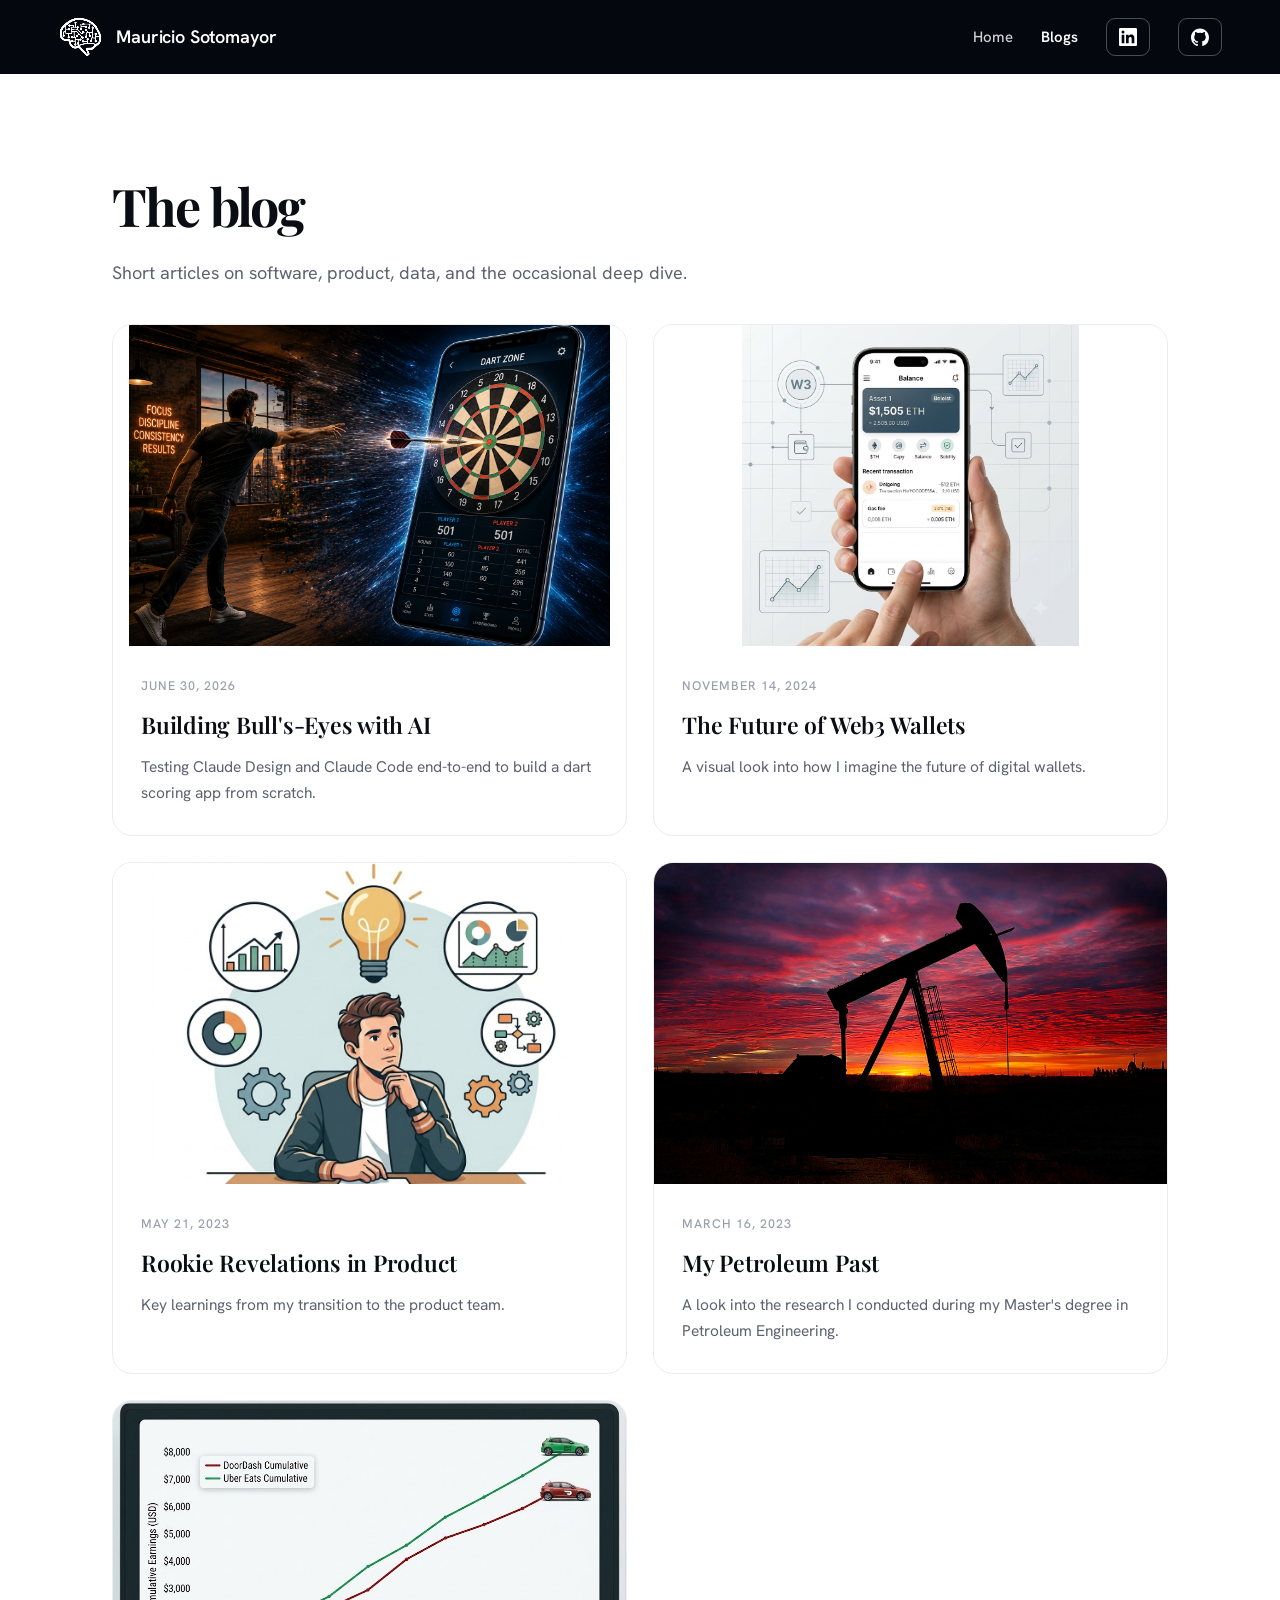
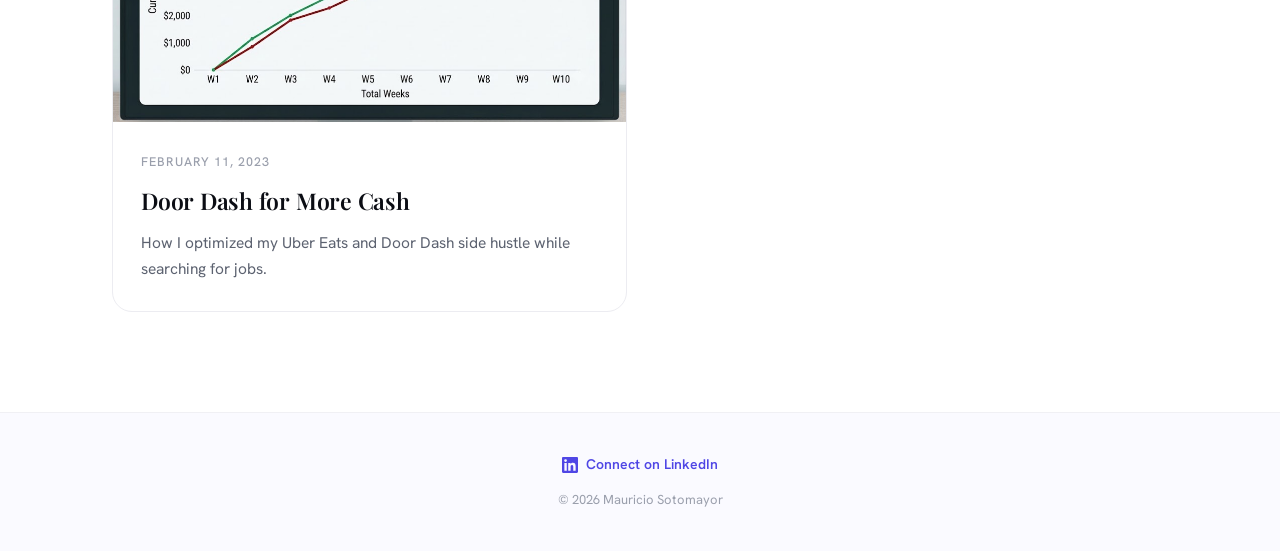
<file: blogs/index.html>
<!DOCTYPE html>
<html lang="en">
<head>
  <meta charset="UTF-8" />
  <meta name="viewport" content="width=device-width, initial-scale=1" />
  <title>Blog — Mauricio Sotomayor</title>
  <meta name="description" content="Short articles on software, data, and whatever I happen to be analyzing." />

  <meta property="og:title" content="Blog — Mauricio Sotomayor" />
  <meta property="og:type" content="website" />
  <meta property="og:url" content="https://www.mauriciosotomayor.com/blogs" />

  <link rel="preconnect" href="https://fonts.googleapis.com" />
  <link rel="preconnect" href="https://fonts.gstatic.com" crossorigin />
  <link href="https://fonts.googleapis.com/css2?family=Playfair+Display:wght@500;600;700;800;900&family=Hanken+Grotesk:wght@400;500;600;700&display=swap" rel="stylesheet" />

  <!-- Favicon (browser-tab icon) -->
  <link rel="icon" type="image/png" href="/favicon.png" />
  <link rel="icon" href="/favicon.ico" sizes="any" />
  <link rel="apple-touch-icon" href="/apple-touch-icon.png" />

  <link rel="stylesheet" href="../styles.css" />
</head>
<body>

  <!-- ============ HEADER ============ -->
  <header class="site-header">
    <div class="container nav">
      <a class="brand" href="../index.html">
        <span class="logo brain-logo" role="img" aria-label="Mauricio Sotomayor logo" data-src="/images/brain-logo.png">
          <canvas class="base" aria-hidden="true"></canvas><canvas class="fluid" aria-hidden="true"></canvas>
        </span>
        <span class="name">Mauricio Sotomayor</span>
      </a>
      <nav class="nav-links">
        <a href="../index.html">Home</a>
        <a href="index.html" class="active">Blogs</a>
        <a class="pill" href="https://www.linkedin.com/in/mauriciosotomayor/" target="_blank" rel="noopener" aria-label="LinkedIn">
          <svg class="li-ico" viewBox="0 0 24 24" aria-hidden="true"><path d="M20.45 20.45h-3.56v-5.57c0-1.33-.02-3.04-1.85-3.04-1.86 0-2.14 1.45-2.14 2.94v5.67H9.34V9h3.42v1.56h.05c.48-.9 1.64-1.85 3.37-1.85 3.6 0 4.27 2.37 4.27 5.45v6.29zM5.34 7.43a2.07 2.07 0 1 1 0-4.14 2.07 2.07 0 0 1 0 4.14zM7.12 20.45H3.56V9h3.56v11.45zM22.22 0H1.77C.79 0 0 .77 0 1.72v20.56C0 23.23.79 24 1.77 24h20.45c.98 0 1.78-.77 1.78-1.72V1.72C24 .77 23.2 0 22.22 0z"/></svg>
        </a>
        <a class="pill" href="https://github.com/mosotomay" target="_blank" rel="noopener" aria-label="GitHub">
          <svg class="li-ico" viewBox="0 0 24 24" aria-hidden="true"><path d="M12 .5C5.37.5 0 5.87 0 12.5c0 5.3 3.44 9.8 8.21 11.39.6.11.82-.26.82-.58 0-.29-.01-1.04-.02-2.05-3.34.73-4.04-1.61-4.04-1.61-.55-1.39-1.33-1.76-1.33-1.76-1.09-.74.08-.73.08-.73 1.2.09 1.84 1.24 1.84 1.24 1.07 1.83 2.81 1.3 3.5.99.11-.78.42-1.31.76-1.61-2.67-.3-5.47-1.33-5.47-5.93 0-1.31.47-2.38 1.24-3.22-.13-.3-.54-1.52.12-3.17 0 0 1.01-.32 3.3 1.23a11.5 11.5 0 0 1 6 0c2.29-1.55 3.3-1.23 3.3-1.23.66 1.65.25 2.87.12 3.17.77.84 1.24 1.91 1.24 3.22 0 4.61-2.81 5.63-5.49 5.92.43.37.82 1.1.82 2.22 0 1.61-.01 2.9-.01 3.29 0 .32.22.7.83.58A12.01 12.01 0 0 0 24 12.5C24 5.87 18.63.5 12 .5z"/></svg>
        </a>
      </nav>
    </div>
  </header>

  <!-- ============ TITLE ============ -->
  <section class="page-head">
    <div class="container">
      <h1>The blog</h1>
      <p>Short articles on software, product, data, and the occasional deep dive.</p>
    </div>
  </section>

  <!-- ============ POST GRID ============ -->
  <section>
    <div class="container post-grid">

      <a class="post-card" href="building-bulls-eyes-with-ai.html">
        <img class="thumb contain" src="../images/dart%20article%20image.png" alt="A dart thrower beside a phone showing a dart scoring app" />
        <div class="body">
          <span class="date">June 30, 2026</span>
          <h3>Building Bull's-Eyes with AI</h3>
          <p class="excerpt">Testing Claude Design and Claude Code end-to-end to build a dart scoring app from scratch.</p>
        </div>
      </a>

      <a class="post-card" href="the-future-of-web3-wallets.html">
        <img class="thumb contain" src="../images/future_of_web_3_image.jpg" alt="A futuristic digital wallet on an iPhone" />
        <div class="body">
          <span class="date">November 14, 2024</span>
          <h3>The Future of Web3 Wallets</h3>
          <p class="excerpt">A visual look into how I imagine the future of digital wallets.</p>
        </div>
      </a>

      <a class="post-card" href="rookie-revelations.html">
        <img class="thumb contain" src="../images/rookie_revelations.jpg" alt="Person reflecting on product work" />
        <div class="body">
          <span class="date">May 21, 2023</span>
          <h3>Rookie Revelations in Product</h3>
          <p class="excerpt">Key learnings from my transition to the product team.</p>
        </div>
      </a>

      <a class="post-card" href="my-petroleum-past.html">
        <img class="thumb" src="../images/pumpjack-sunrise-mark-mckinney.jpg" alt="Pumpjack at sunrise" />
        <div class="body">
          <span class="date">March 16, 2023</span>
          <h3>My Petroleum Past</h3>
          <p class="excerpt">A look into the research I conducted during my Master's degree in Petroleum Engineering.</p>
        </div>
      </a>

      <a class="post-card" href="door-dash-for-more-cash.html">
        <img class="thumb" src="../images/doordash_more_cash.jpg" alt="Delivery driver on the road" />
        <div class="body">
          <span class="date">February 11, 2023</span>
          <h3>Door Dash for More Cash</h3>
          <p class="excerpt">How I optimized my Uber Eats and Door Dash side hustle while searching for jobs.</p>
        </div>
      </a>

    </div>
  </section>

  <!-- ============ FOOTER ============ -->
  <footer class="site-footer">
    <div class="container">
      <span>© <span id="year"></span> Mauricio Sotomayor</span>
      <a class="li-foot" href="https://www.linkedin.com/in/mauriciosotomayor/" target="_blank" rel="noopener">
        <svg class="li-ico" viewBox="0 0 24 24" aria-hidden="true" style="width:16px;height:16px;"><path d="M20.45 20.45h-3.56v-5.57c0-1.33-.02-3.04-1.85-3.04-1.86 0-2.14 1.45-2.14 2.94v5.67H9.34V9h3.42v1.56h.05c.48-.9 1.64-1.85 3.37-1.85 3.6 0 4.27 2.37 4.27 5.45v6.29zM5.34 7.43a2.07 2.07 0 1 1 0-4.14 2.07 2.07 0 0 1 0 4.14zM7.12 20.45H3.56V9h3.56v11.45zM22.22 0H1.77C.79 0 0 .77 0 1.72v20.56C0 23.23.79 24 1.77 24h20.45c.98 0 1.78-.77 1.78-1.72V1.72C24 .77 23.2 0 22.22 0z"/></svg>
        Connect on LinkedIn
      </a>
    </div>
  </footer>

  <script>document.getElementById("year").textContent = new Date().getFullYear();</script>
  <!-- Ask Mauricio — AI chat widget (served by the Cloudflare Worker) -->
  <script src="https://ai-portfolio-chat.mosotomay.workers.dev/widget.js" defer></script>
  <script src="/brain-logo.js" defer></script>
</body>
</html>
</file>
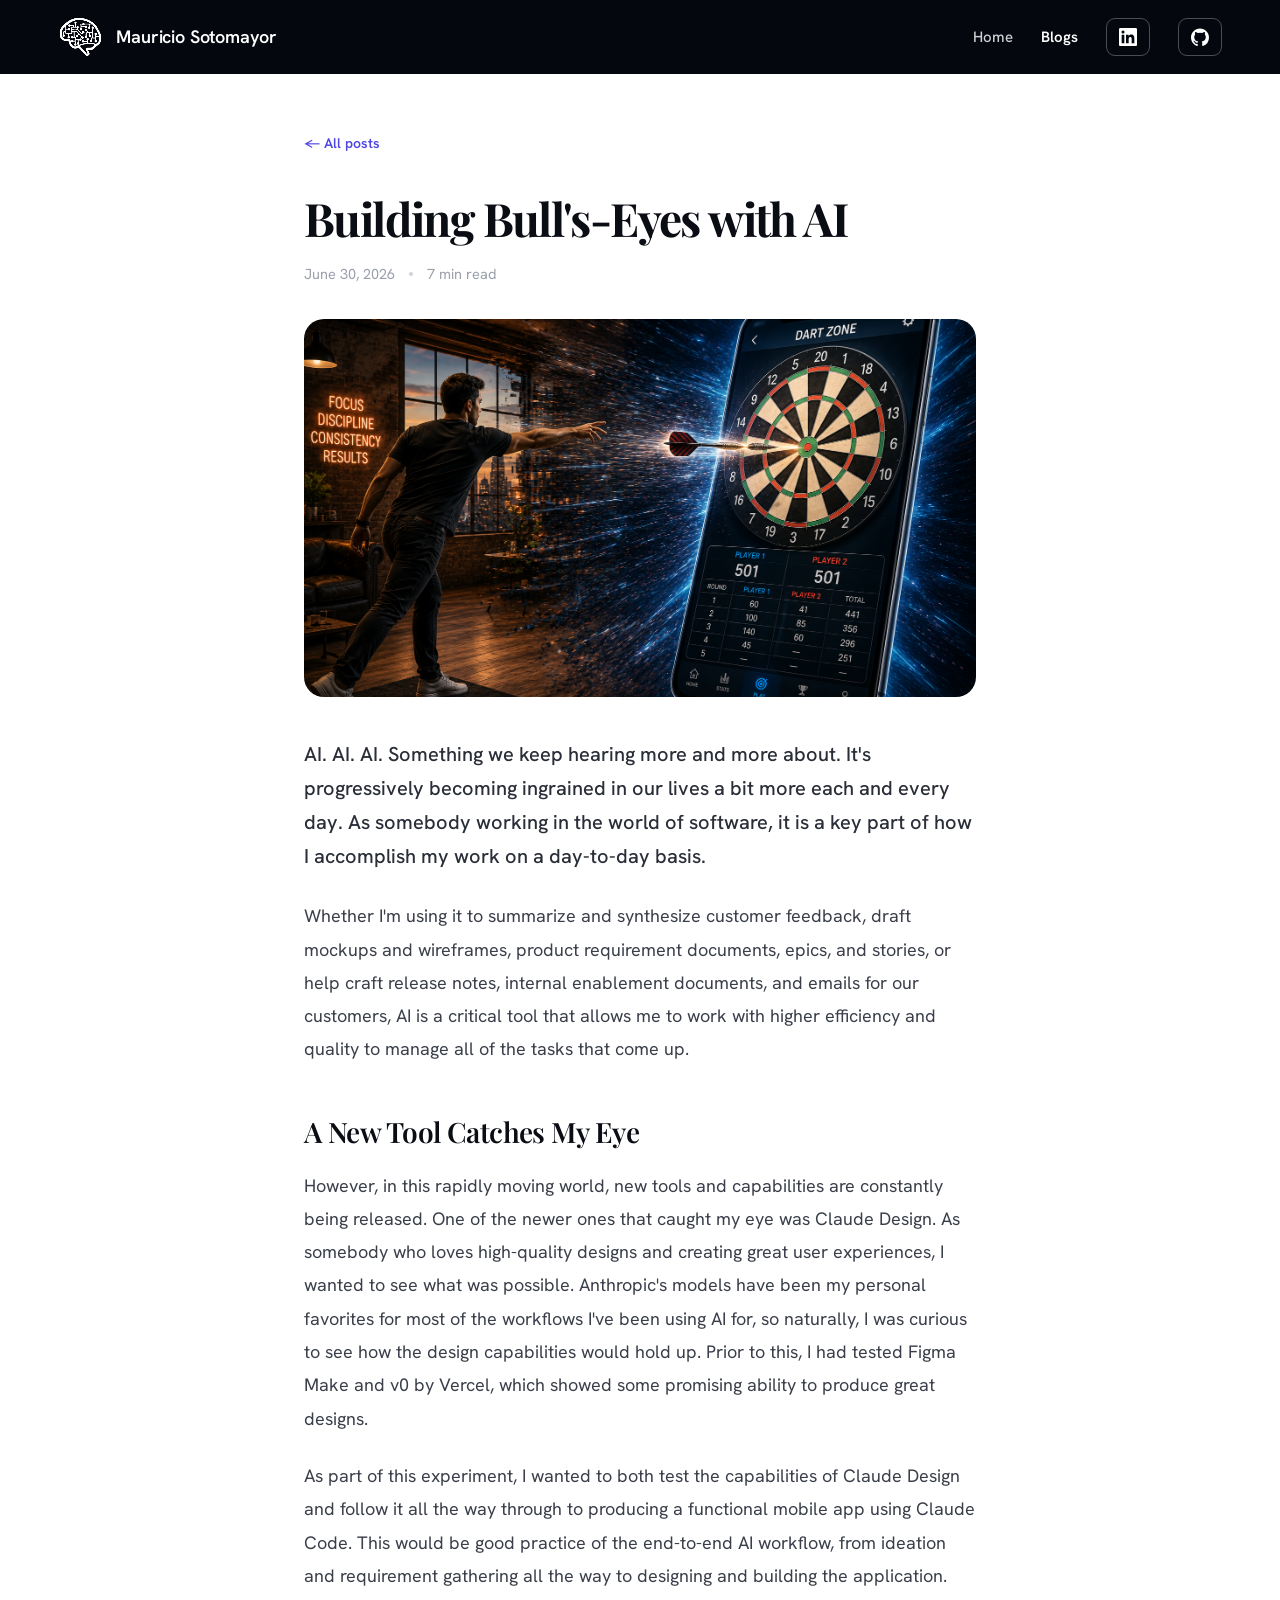
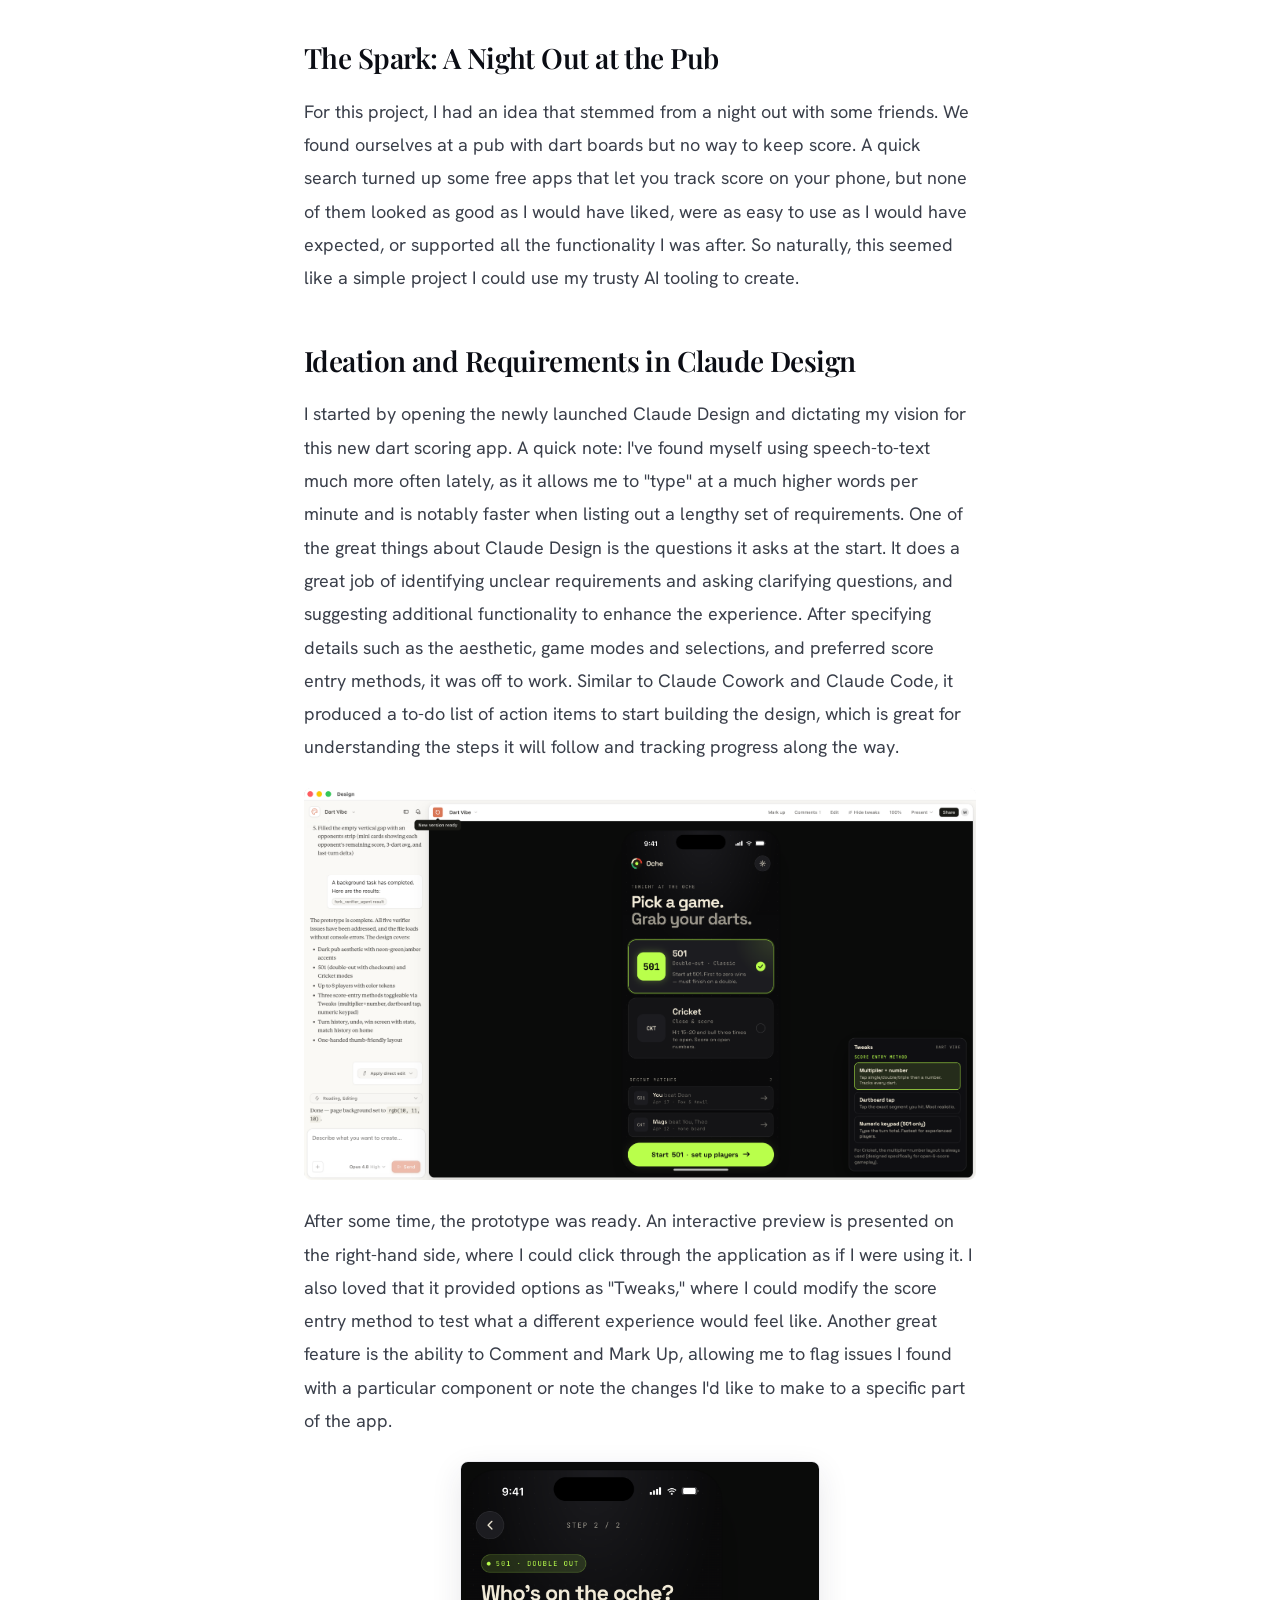
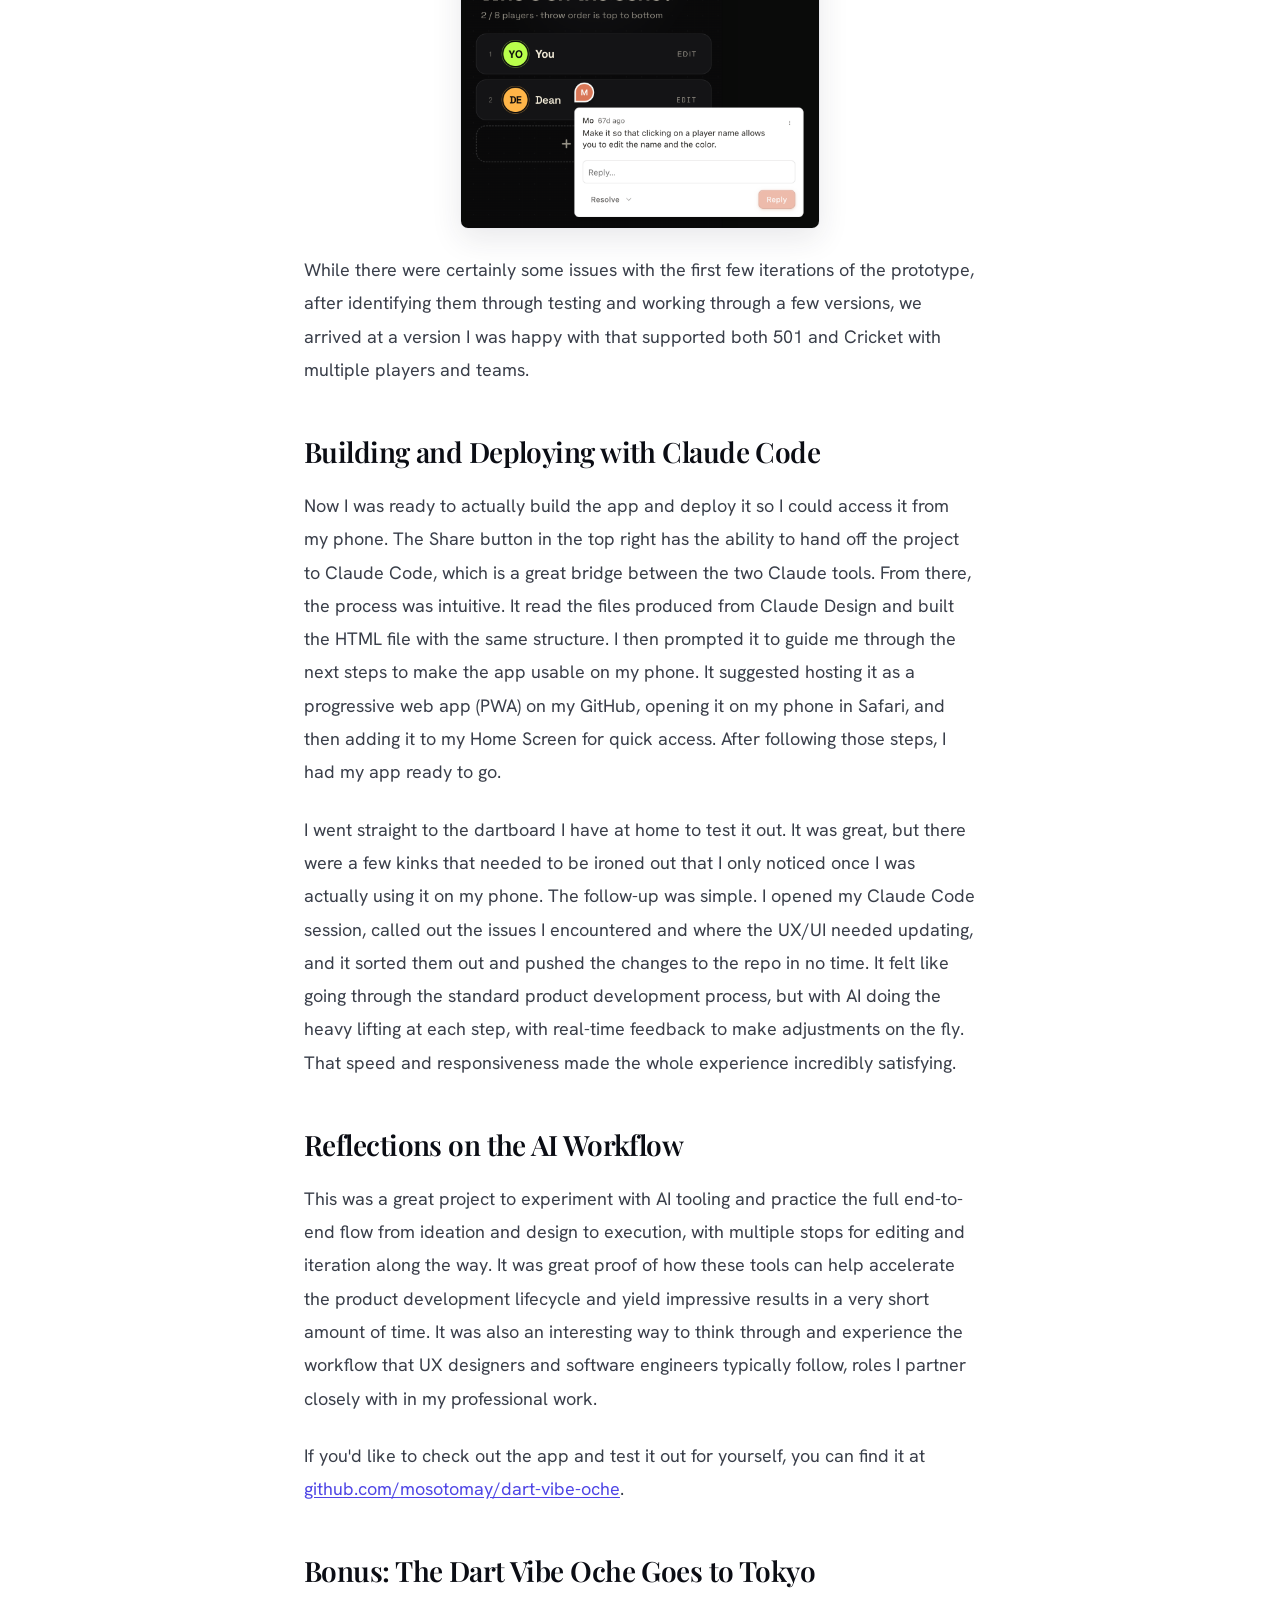
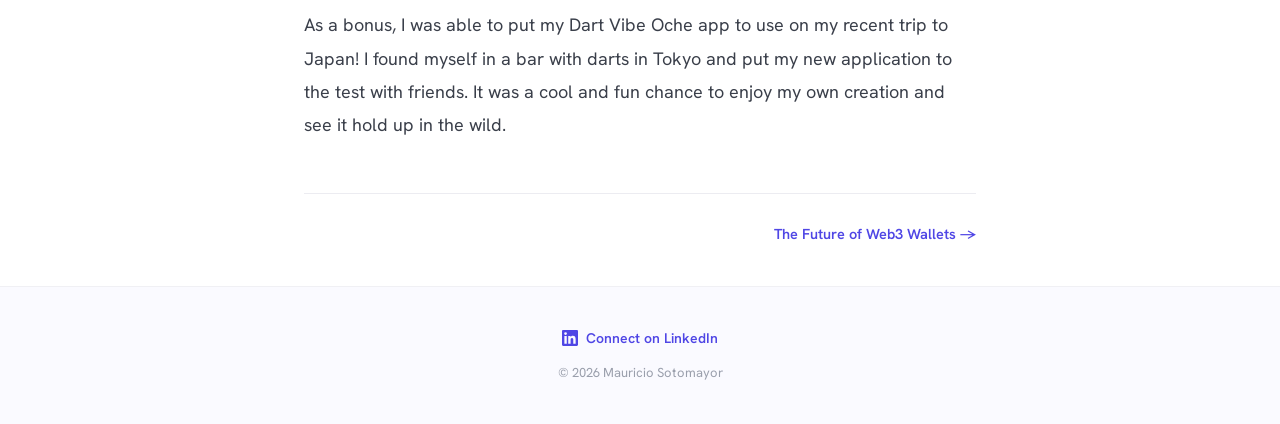
<file: blogs/building-bulls-eyes-with-ai.html>
<!DOCTYPE html>
<html lang="en">
<head>
  <meta charset="UTF-8" />
  <meta name="viewport" content="width=device-width, initial-scale=1" />
  <title>Building Bull's-Eyes with AI — Mauricio Sotomayor</title>
  <meta name="description" content="Testing Claude Design and Claude Code end-to-end to build a dart scoring app from scratch." />

  <meta property="og:title" content="Building Bull's-Eyes with AI — Mauricio Sotomayor" />
  <meta property="og:description" content="Testing Claude Design and Claude Code end-to-end to build a dart scoring app from scratch." />
  <meta property="og:type" content="article" />
  <meta property="og:url" content="https://www.mauriciosotomayor.com/blogs/building-bulls-eyes-with-ai" />
  <meta property="og:image" content="https://www.mauriciosotomayor.com/images/dart%20article%20image.png" />

  <link rel="preconnect" href="https://fonts.googleapis.com" />
  <link rel="preconnect" href="https://fonts.gstatic.com" crossorigin />
  <link href="https://fonts.googleapis.com/css2?family=Playfair+Display:wght@500;600;700;800;900&family=Hanken+Grotesk:wght@400;500;600;700&display=swap" rel="stylesheet" />

  <!-- Favicon -->
  <link rel="icon" type="image/png" href="/favicon.png" />
  <link rel="icon" href="/favicon.ico" sizes="any" />
  <link rel="apple-touch-icon" href="/apple-touch-icon.png" />

  <link rel="stylesheet" href="../styles.css" />
</head>
<body>

  <header class="site-header">
    <div class="container nav">
      <a class="brand" href="../index.html">
        <span class="logo brain-logo" role="img" aria-label="Mauricio Sotomayor logo" data-src="/images/brain-logo.png">
          <canvas class="base" aria-hidden="true"></canvas><canvas class="fluid" aria-hidden="true"></canvas>
        </span>
        <span class="name">Mauricio Sotomayor</span>
      </a>
      <nav class="nav-links">
        <a href="../index.html">Home</a>
        <a href="index.html" class="active">Blogs</a>
        <a class="pill" href="https://www.linkedin.com/in/mauriciosotomayor/" target="_blank" rel="noopener" aria-label="LinkedIn">
          <svg class="li-ico" viewBox="0 0 24 24" aria-hidden="true"><path d="M20.45 20.45h-3.56v-5.57c0-1.33-.02-3.04-1.85-3.04-1.86 0-2.14 1.45-2.14 2.94v5.67H9.34V9h3.42v1.56h.05c.48-.9 1.64-1.85 3.37-1.85 3.6 0 4.27 2.37 4.27 5.45v6.29zM5.34 7.43a2.07 2.07 0 1 1 0-4.14 2.07 2.07 0 0 1 0 4.14zM7.12 20.45H3.56V9h3.56v11.45zM22.22 0H1.77C.79 0 0 .77 0 1.72v20.56C0 23.23.79 24 1.77 24h20.45c.98 0 1.78-.77 1.78-1.72V1.72C24 .77 23.2 0 22.22 0z"/></svg>
        </a>
        <a class="pill" href="https://github.com/mosotomay" target="_blank" rel="noopener" aria-label="GitHub">
          <svg class="li-ico" viewBox="0 0 24 24" aria-hidden="true"><path d="M12 .5C5.37.5 0 5.87 0 12.5c0 5.3 3.44 9.8 8.21 11.39.6.11.82-.26.82-.58 0-.29-.01-1.04-.02-2.05-3.34.73-4.04-1.61-4.04-1.61-.55-1.39-1.33-1.76-1.33-1.76-1.09-.74.08-.73.08-.73 1.2.09 1.84 1.24 1.84 1.24 1.07 1.83 2.81 1.3 3.5.99.11-.78.42-1.31.76-1.61-2.67-.3-5.47-1.33-5.47-5.93 0-1.31.47-2.38 1.24-3.22-.13-.3-.54-1.52.12-3.17 0 0 1.01-.32 3.3 1.23a11.5 11.5 0 0 1 6 0c2.29-1.55 3.3-1.23 3.3-1.23.66 1.65.25 2.87.12 3.17.77.84 1.24 1.91 1.24 3.22 0 4.61-2.81 5.63-5.49 5.92.43.37.82 1.1.82 2.22 0 1.61-.01 2.9-.01 3.29 0 .32.22.7.83.58A12.01 12.01 0 0 0 24 12.5C24 5.87 18.63.5 12 .5z"/></svg>
        </a>
      </nav>
    </div>
  </header>

  <article class="article">
    <a class="back-link" href="index.html">← All posts</a>

    <h1>Building Bull's-Eyes with AI</h1>
    <div class="meta">
      <span>June 30, 2026</span>
      <span class="dot"></span>
      <span>7 min read</span>
    </div>

    <img class="cover" src="../images/dart%20article%20image.png" alt="A dart thrower beside a phone showing a dart scoring app" />

    <p class="lead-para">AI. AI. AI. Something we keep hearing more and more about. It's progressively becoming ingrained in our lives a bit more each and every day. As somebody working in the world of software, it is a key part of how I accomplish my work on a day-to-day basis.</p>

    <p>Whether I'm using it to summarize and synthesize customer feedback, draft mockups and wireframes, product requirement documents, epics, and stories, or help craft release notes, internal enablement documents, and emails for our customers, AI is a critical tool that allows me to work with higher efficiency and quality to manage all of the tasks that come up.</p>

    <h2>A New Tool Catches My Eye</h2>

    <p>However, in this rapidly moving world, new tools and capabilities are constantly being released. One of the newer ones that caught my eye was Claude Design. As somebody who loves high-quality designs and creating great user experiences, I wanted to see what was possible. Anthropic's models have been my personal favorites for most of the workflows I've been using AI for, so naturally, I was curious to see how the design capabilities would hold up. Prior to this, I had tested Figma Make and v0 by Vercel, which showed some promising ability to produce great designs.</p>

    <p>As part of this experiment, I wanted to both test the capabilities of Claude Design and follow it all the way through to producing a functional mobile app using Claude Code. This would be good practice of the end-to-end AI workflow, from ideation and requirement gathering all the way to designing and building the application.</p>

    <h2>The Spark: A Night Out at the Pub</h2>

    <p>For this project, I had an idea that stemmed from a night out with some friends. We found ourselves at a pub with dart boards but no way to keep score. A quick search turned up some free apps that let you track score on your phone, but none of them looked as good as I would have liked, were as easy to use as I would have expected, or supported all the functionality I was after. So naturally, this seemed like a simple project I could use my trusty AI tooling to create.</p>

    <h2>Ideation and Requirements in Claude Design</h2>

    <p>I started by opening the newly launched Claude Design and dictating my vision for this new dart scoring app. A quick note: I've found myself using speech-to-text much more often lately, as it allows me to "type" at a much higher words per minute and is notably faster when listing out a lengthy set of requirements. One of the great things about Claude Design is the questions it asks at the start. It does a great job of identifying unclear requirements and asking clarifying questions, and suggesting additional functionality to enhance the experience. After specifying details such as the aesthetic, game modes and selections, and preferred score entry methods, it was off to work. Similar to Claude Cowork and Claude Code, it produced a to-do list of action items to start building the design, which is great for understanding the steps it will follow and tracking progress along the way.</p>

    <div style="text-align:center;margin:1.5rem 0;">
      <img src="../images/Claude%20Design%20Screenshot.png" alt="Claude Design interface showing the dart scoring app being built" style="width:100%;border-radius:8px;" />
    </div>

    <p>After some time, the prototype was ready. An interactive preview is presented on the right-hand side, where I could click through the application as if I were using it. I also loved that it provided options as "Tweaks," where I could modify the score entry method to test what a different experience would feel like. Another great feature is the ability to Comment and Mark Up, allowing me to flag issues I found with a particular component or note the changes I'd like to make to a specific part of the app.</p>

    <img src="../images/Claude%20Design%20-%20Leave%20a%20Comment.png" alt="Claude Design comment and markup feature in action" style="display:block;margin:1.5rem auto;max-width:360px;width:100%;border-radius:8px;" />

    <p>While there were certainly some issues with the first few iterations of the prototype, after identifying them through testing and working through a few versions, we arrived at a version I was happy with that supported both 501 and Cricket with multiple players and teams.</p>

    <h2>Building and Deploying with Claude Code</h2>

    <p>Now I was ready to actually build the app and deploy it so I could access it from my phone. The Share button in the top right has the ability to hand off the project to Claude Code, which is a great bridge between the two Claude tools. From there, the process was intuitive. It read the files produced from Claude Design and built the HTML file with the same structure. I then prompted it to guide me through the next steps to make the app usable on my phone. It suggested hosting it as a progressive web app (PWA) on my GitHub, opening it on my phone in Safari, and then adding it to my Home Screen for quick access. After following those steps, I had my app ready to go.</p>

    <p>I went straight to the dartboard I have at home to test it out. It was great, but there were a few kinks that needed to be ironed out that I only noticed once I was actually using it on my phone. The follow-up was simple. I opened my Claude Code session, called out the issues I encountered and where the UX/UI needed updating, and it sorted them out and pushed the changes to the repo in no time. It felt like going through the standard product development process, but with AI doing the heavy lifting at each step, with real-time feedback to make adjustments on the fly. That speed and responsiveness made the whole experience incredibly satisfying.</p>

    <h2>Reflections on the AI Workflow</h2>

    <p>This was a great project to experiment with AI tooling and practice the full end-to-end flow from ideation and design to execution, with multiple stops for editing and iteration along the way. It was great proof of how these tools can help accelerate the product development lifecycle and yield impressive results in a very short amount of time. It was also an interesting way to think through and experience the workflow that UX designers and software engineers typically follow, roles I partner closely with in my professional work.</p>

    <p>If you'd like to check out the app and test it out for yourself, you can find it at <a href="https://github.com/mosotomay/dart-vibe-oche" target="_blank" rel="noopener">github.com/mosotomay/dart-vibe-oche</a>.</p>

    <h2>Bonus: The Dart Vibe Oche Goes to Tokyo</h2>

    <p>As a bonus, I was able to put my Dart Vibe Oche app to use on my recent trip to Japan! I found myself in a bar with darts in Tokyo and put my new application to the test with friends. It was a cool and fun chance to enjoy my own creation and see it hold up in the wild.</p>

    <div class="post-nav">
      <span></span>
      <a href="the-future-of-web3-wallets.html">The Future of Web3 Wallets →</a>
    </div>
  </article>

  <footer class="site-footer">
    <div class="container">
      <span>© <span id="year"></span> Mauricio Sotomayor</span>
      <a class="li-foot" href="https://www.linkedin.com/in/mauriciosotomayor/" target="_blank" rel="noopener">
        <svg class="li-ico" viewBox="0 0 24 24" aria-hidden="true" style="width:16px;height:16px;"><path d="M20.45 20.45h-3.56v-5.57c0-1.33-.02-3.04-1.85-3.04-1.86 0-2.14 1.45-2.14 2.94v5.67H9.34V9h3.42v1.56h.05c.48-.9 1.64-1.85 3.37-1.85 3.6 0 4.27 2.37 4.27 5.45v6.29zM5.34 7.43a2.07 2.07 0 1 1 0-4.14 2.07 2.07 0 0 1 0 4.14zM7.12 20.45H3.56V9h3.56v11.45zM22.22 0H1.77C.79 0 0 .77 0 1.72v20.56C0 23.23.79 24 1.77 24h20.45c.98 0 1.78-.77 1.78-1.72V1.72C24 .77 23.2 0 22.22 0z"/></svg>
        Connect on LinkedIn
      </a>
    </div>
  </footer>

  <script>document.getElementById("year").textContent = new Date().getFullYear();</script>
  <!-- Ask Mauricio — AI chat widget (served by the Cloudflare Worker) -->
  <script src="https://ai-portfolio-chat.mosotomay.workers.dev/widget.js" defer></script>
  <script src="/brain-logo.js" defer></script>
</body>
</html>
</file>
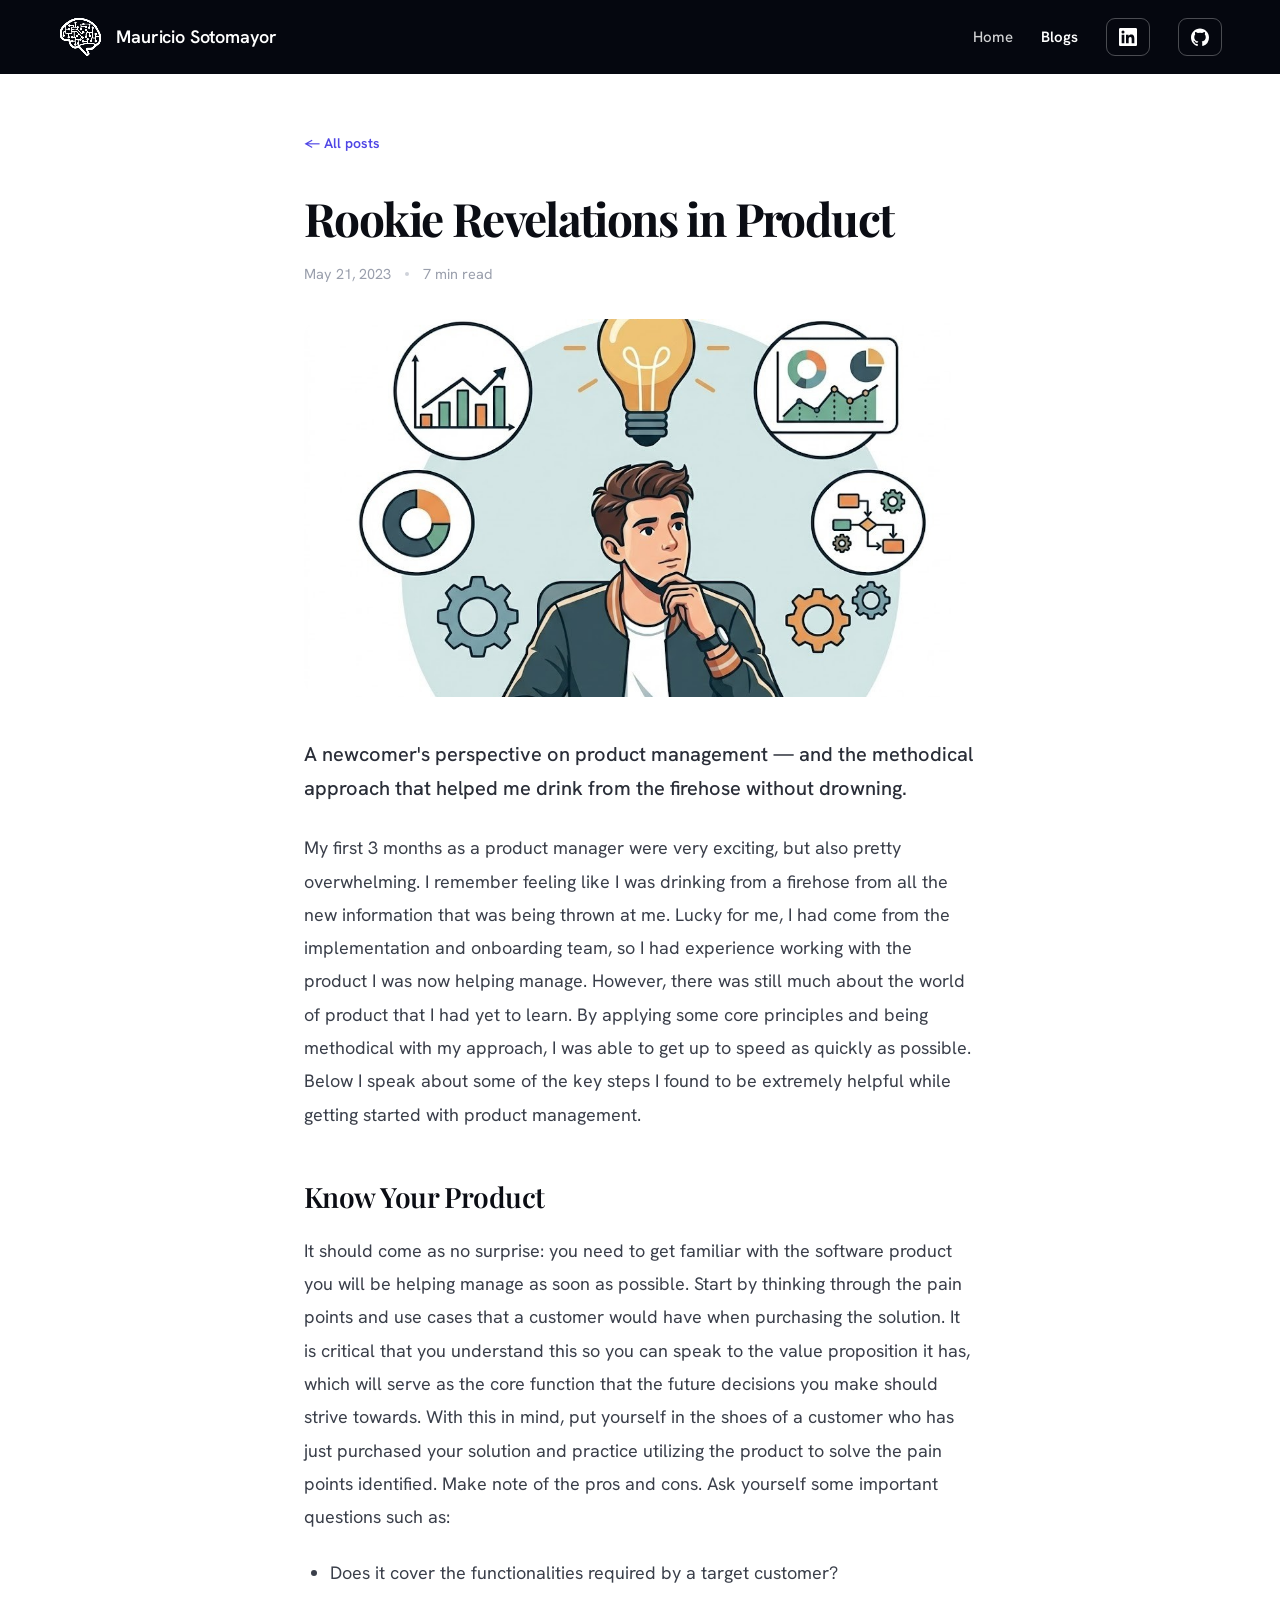
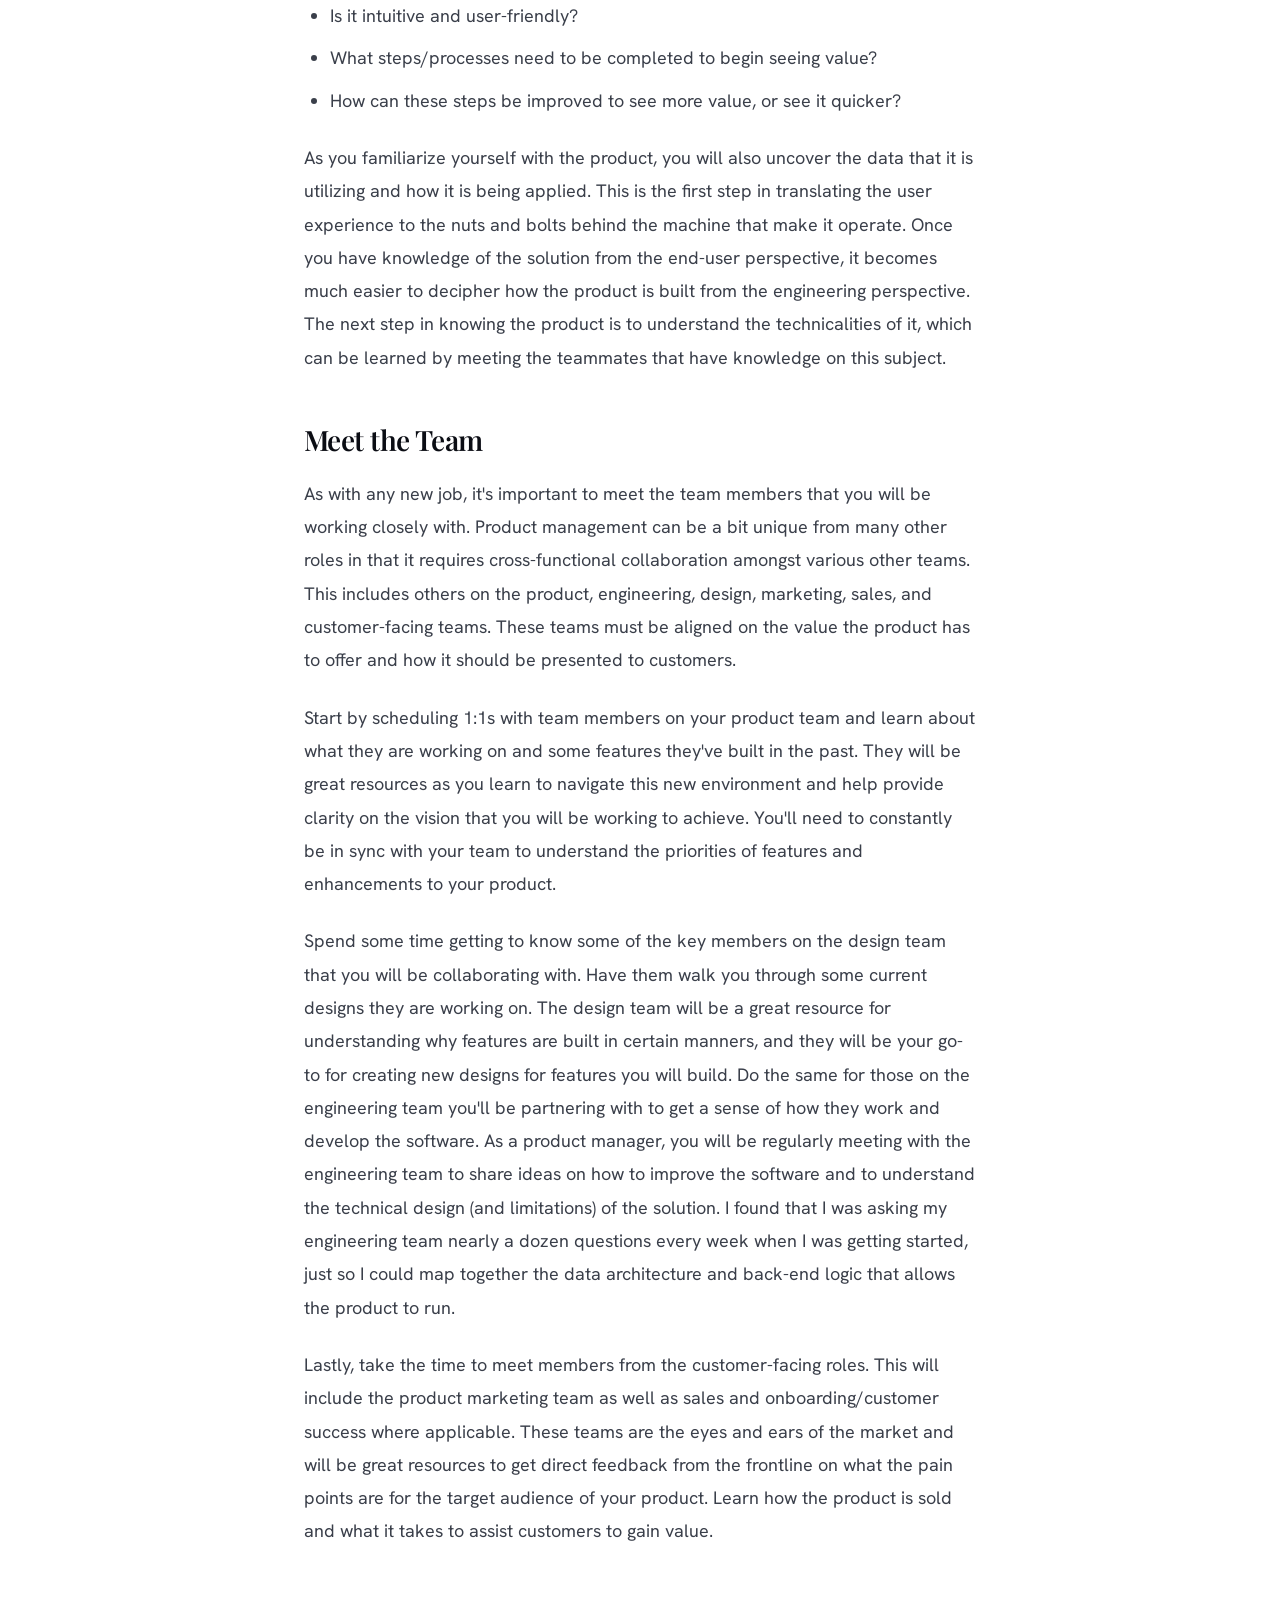
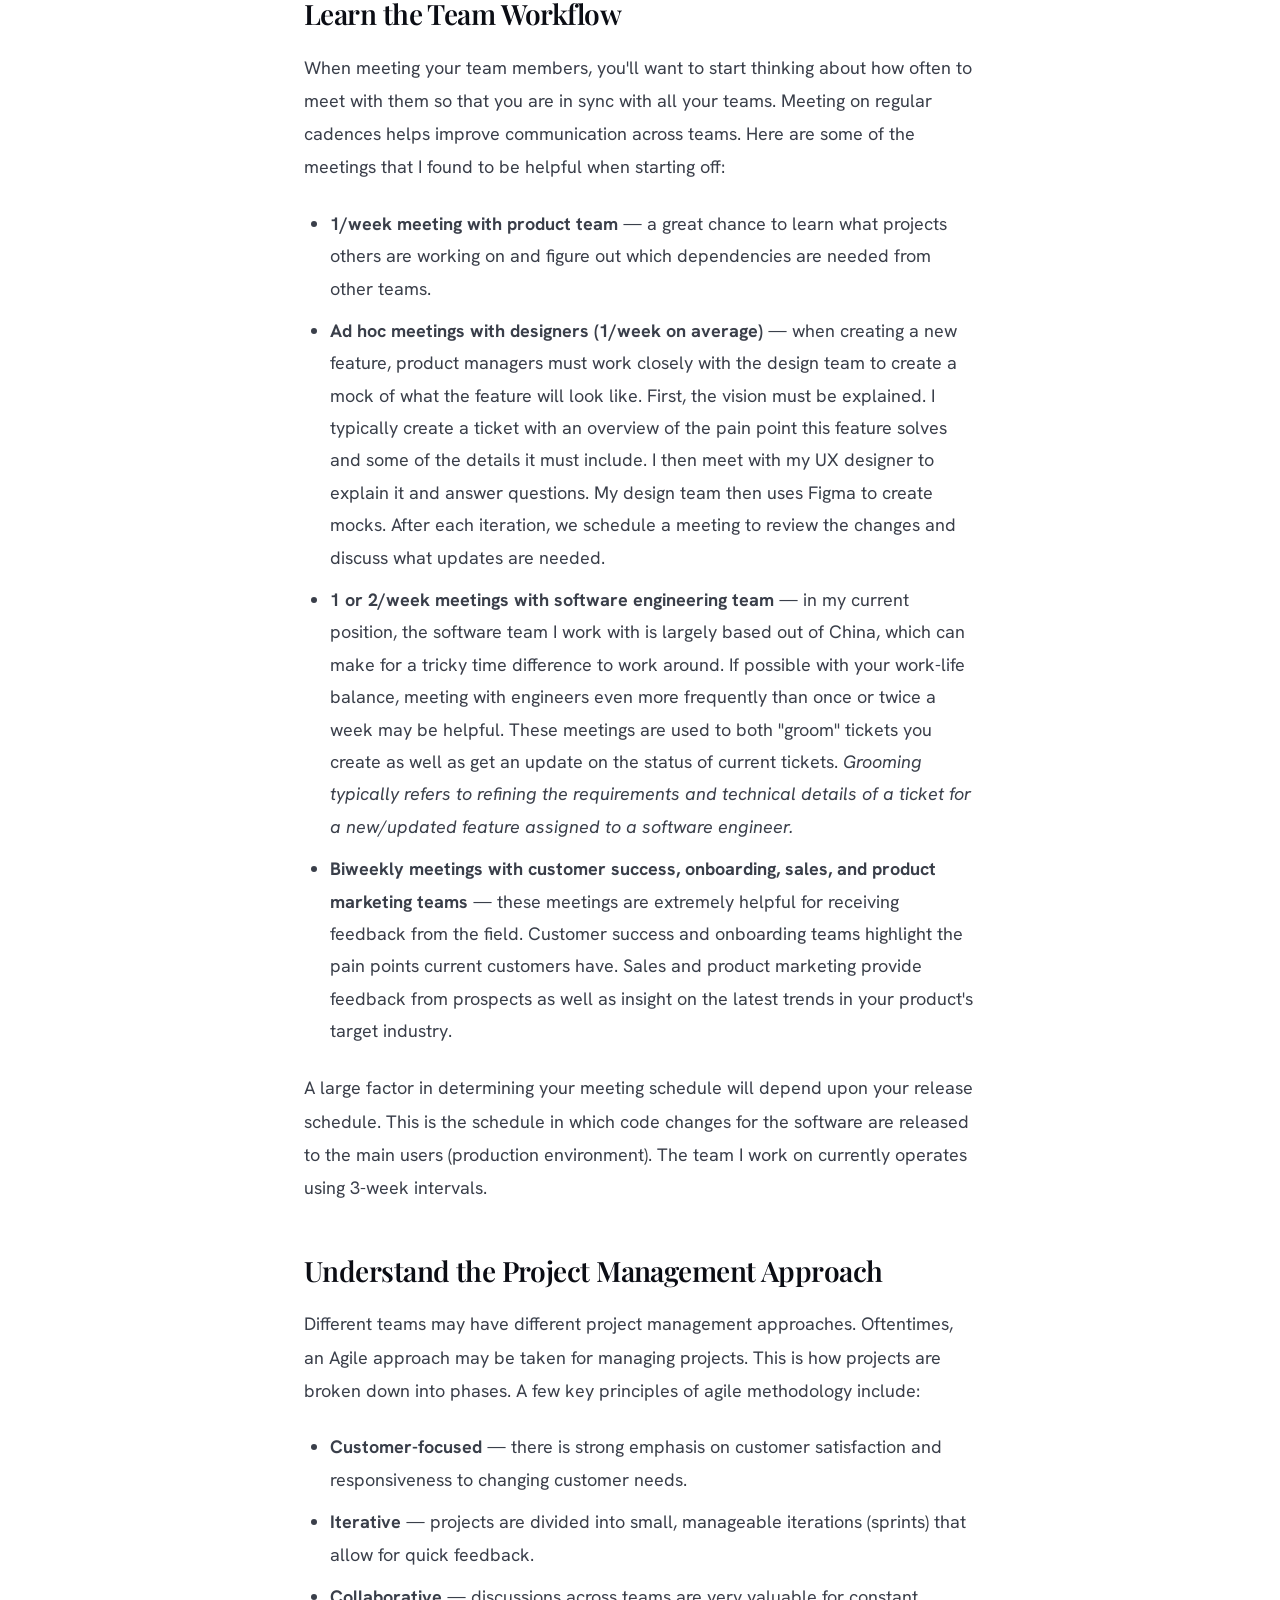
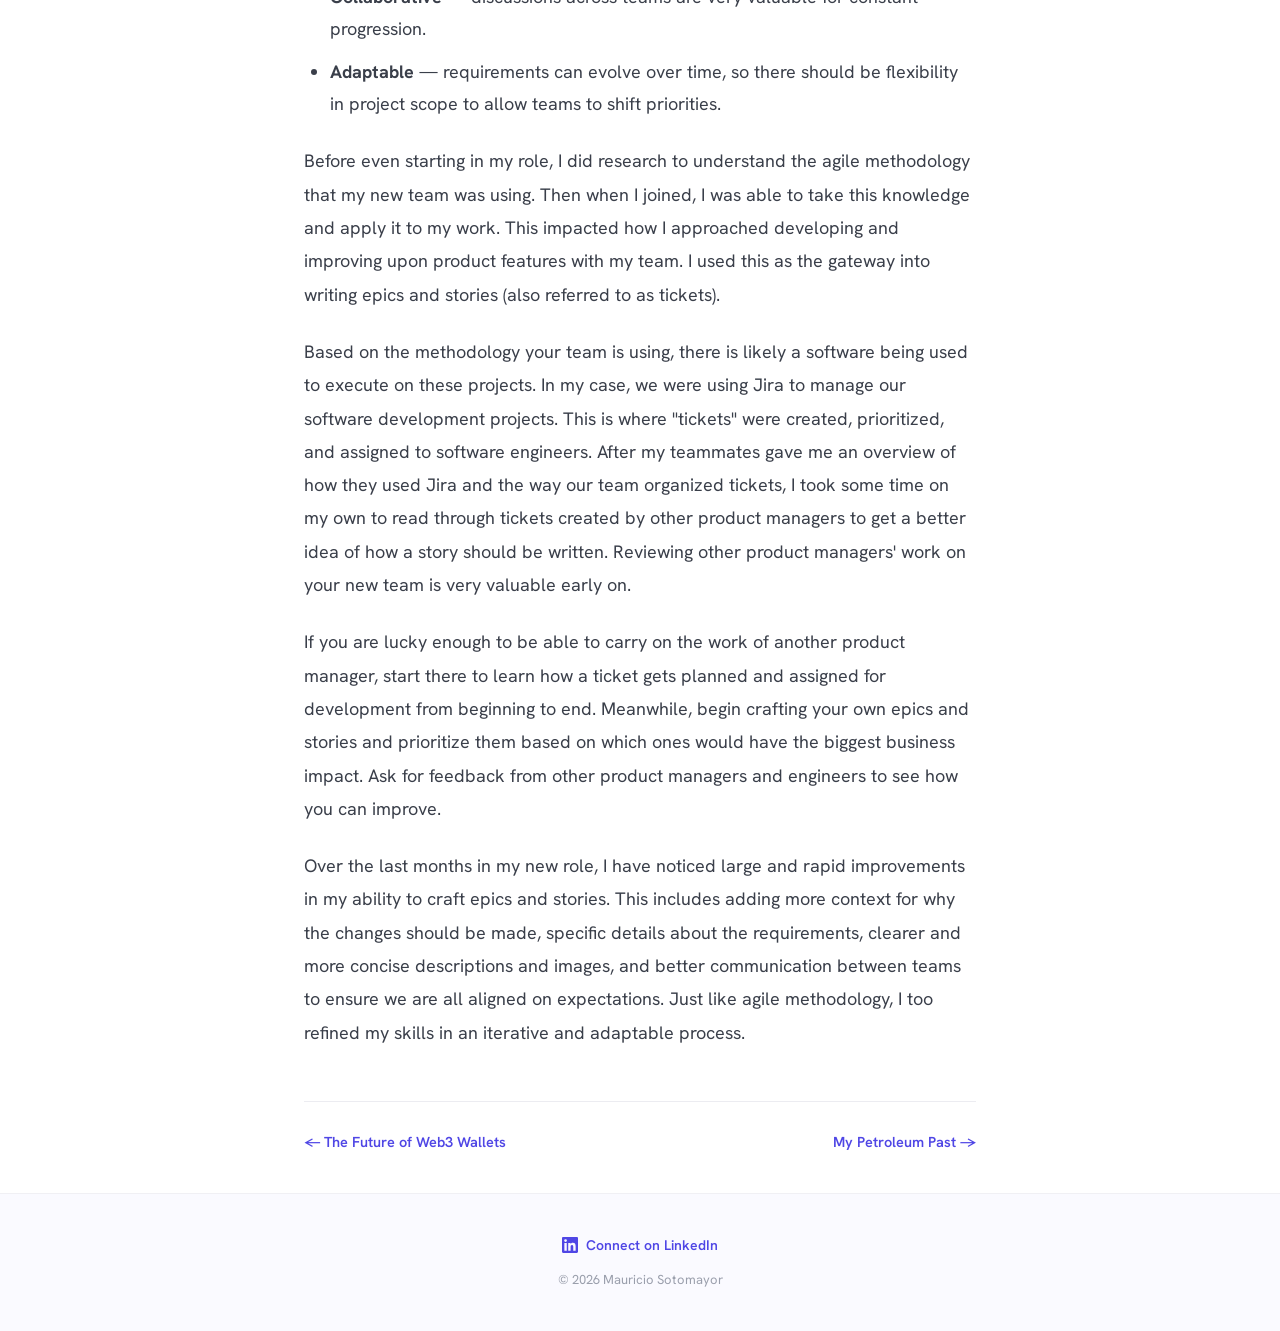
<file: blogs/rookie-revelations.html>
<!DOCTYPE html>
<html lang="en">
<head>
  <meta charset="UTF-8" />
  <meta name="viewport" content="width=device-width, initial-scale=1" />
  <title>Rookie Revelations in Product — Mauricio Sotomayor</title>
  <meta name="description" content="Key learnings from my transition to the product team." />

  <meta property="og:title" content="Rookie Revelations in Product — Mauricio Sotomayor" />
  <meta property="og:description" content="Key learnings from my transition to the product team." />
  <meta property="og:type" content="article" />
  <meta property="og:url" content="https://www.mauriciosotomayor.com/blogs/rookie-revelations" />
  <meta property="og:image" content="https://images.squarespace-cdn.com/content/v1/63dec0ad024f932059e4aa34/1703025245856-O9YAWBHO4M5P2DHQ3UZA/product-owner-vs-pm.jpg" />

  <link rel="preconnect" href="https://fonts.googleapis.com" />
  <link rel="preconnect" href="https://fonts.gstatic.com" crossorigin />
  <link href="https://fonts.googleapis.com/css2?family=Playfair+Display:wght@500;600;700;800;900&family=Hanken+Grotesk:wght@400;500;600;700&display=swap" rel="stylesheet" />

  <!-- Favicon (browser-tab icon) -->
  <link rel="icon" type="image/png" href="/favicon.png" />
  <link rel="icon" href="/favicon.ico" sizes="any" />
  <link rel="apple-touch-icon" href="/apple-touch-icon.png" />

  <link rel="stylesheet" href="../styles.css" />
</head>
<body>

  <header class="site-header">
    <div class="container nav">
      <a class="brand" href="../index.html">
        <span class="logo brain-logo" role="img" aria-label="Mauricio Sotomayor logo" data-src="/images/brain-logo.png">
          <canvas class="base" aria-hidden="true"></canvas><canvas class="fluid" aria-hidden="true"></canvas>
        </span>
        <span class="name">Mauricio Sotomayor</span>
      </a>
      <nav class="nav-links">
        <a href="../index.html">Home</a>
        <a href="index.html" class="active">Blogs</a>
        <a class="pill" href="https://www.linkedin.com/in/mauriciosotomayor/" target="_blank" rel="noopener" aria-label="LinkedIn">
          <svg class="li-ico" viewBox="0 0 24 24" aria-hidden="true"><path d="M20.45 20.45h-3.56v-5.57c0-1.33-.02-3.04-1.85-3.04-1.86 0-2.14 1.45-2.14 2.94v5.67H9.34V9h3.42v1.56h.05c.48-.9 1.64-1.85 3.37-1.85 3.6 0 4.27 2.37 4.27 5.45v6.29zM5.34 7.43a2.07 2.07 0 1 1 0-4.14 2.07 2.07 0 0 1 0 4.14zM7.12 20.45H3.56V9h3.56v11.45zM22.22 0H1.77C.79 0 0 .77 0 1.72v20.56C0 23.23.79 24 1.77 24h20.45c.98 0 1.78-.77 1.78-1.72V1.72C24 .77 23.2 0 22.22 0z"/></svg>
        </a>
        <a class="pill" href="https://github.com/mosotomay" target="_blank" rel="noopener" aria-label="GitHub">
          <svg class="li-ico" viewBox="0 0 24 24" aria-hidden="true"><path d="M12 .5C5.37.5 0 5.87 0 12.5c0 5.3 3.44 9.8 8.21 11.39.6.11.82-.26.82-.58 0-.29-.01-1.04-.02-2.05-3.34.73-4.04-1.61-4.04-1.61-.55-1.39-1.33-1.76-1.33-1.76-1.09-.74.08-.73.08-.73 1.2.09 1.84 1.24 1.84 1.24 1.07 1.83 2.81 1.3 3.5.99.11-.78.42-1.31.76-1.61-2.67-.3-5.47-1.33-5.47-5.93 0-1.31.47-2.38 1.24-3.22-.13-.3-.54-1.52.12-3.17 0 0 1.01-.32 3.3 1.23a11.5 11.5 0 0 1 6 0c2.29-1.55 3.3-1.23 3.3-1.23.66 1.65.25 2.87.12 3.17.77.84 1.24 1.91 1.24 3.22 0 4.61-2.81 5.63-5.49 5.92.43.37.82 1.1.82 2.22 0 1.61-.01 2.9-.01 3.29 0 .32.22.7.83.58A12.01 12.01 0 0 0 24 12.5C24 5.87 18.63.5 12 .5z"/></svg>
        </a>
      </nav>
    </div>
  </header>

  <article class="article">
    <a class="back-link" href="index.html">← All posts</a>

    <h1>Rookie Revelations in Product</h1>
    <div class="meta">
      <span>May 21, 2023</span>
      <span class="dot"></span>
      <span>7 min read</span>
    </div>

    <img class="cover" src="../images/rookie_revelations.jpg" alt="Product owner vs. product manager" />

    <p class="lead-para">A newcomer's perspective on product management — and the methodical approach that helped me drink from the firehose without drowning.</p>

    <p>My first 3 months as a product manager were very exciting, but also pretty overwhelming. I remember feeling like I was drinking from a firehose from all the new information that was being thrown at me. Lucky for me, I had come from the implementation and onboarding team, so I had experience working with the product I was now helping manage. However, there was still much about the world of product that I had yet to learn. By applying some core principles and being methodical with my approach, I was able to get up to speed as quickly as possible. Below I speak about some of the key steps I found to be extremely helpful while getting started with product management.</p>

    <h2>Know Your Product</h2>
    <p>It should come as no surprise: you need to get familiar with the software product you will be helping manage as soon as possible. Start by thinking through the pain points and use cases that a customer would have when purchasing the solution. It is critical that you understand this so you can speak to the value proposition it has, which will serve as the core function that the future decisions you make should strive towards. With this in mind, put yourself in the shoes of a customer who has just purchased your solution and practice utilizing the product to solve the pain points identified. Make note of the pros and cons. Ask yourself some important questions such as:</p>
    <ul>
      <li>Does it cover the functionalities required by a target customer?</li>
      <li>Is it intuitive and user-friendly?</li>
      <li>What steps/processes need to be completed to begin seeing value?</li>
      <li>How can these steps be improved to see more value, or see it quicker?</li>
    </ul>
    <p>As you familiarize yourself with the product, you will also uncover the data that it is utilizing and how it is being applied. This is the first step in translating the user experience to the nuts and bolts behind the machine that make it operate. Once you have knowledge of the solution from the end-user perspective, it becomes much easier to decipher how the product is built from the engineering perspective. The next step in knowing the product is to understand the technicalities of it, which can be learned by meeting the teammates that have knowledge on this subject.</p>

    <h2>Meet the Team</h2>
    <p>As with any new job, it's important to meet the team members that you will be working closely with. Product management can be a bit unique from many other roles in that it requires cross-functional collaboration amongst various other teams. This includes others on the product, engineering, design, marketing, sales, and customer-facing teams. These teams must be aligned on the value the product has to offer and how it should be presented to customers.</p>
    <p>Start by scheduling 1:1s with team members on your product team and learn about what they are working on and some features they've built in the past. They will be great resources as you learn to navigate this new environment and help provide clarity on the vision that you will be working to achieve. You'll need to constantly be in sync with your team to understand the priorities of features and enhancements to your product.</p>
    <p>Spend some time getting to know some of the key members on the design team that you will be collaborating with. Have them walk you through some current designs they are working on. The design team will be a great resource for understanding why features are built in certain manners, and they will be your go-to for creating new designs for features you will build. Do the same for those on the engineering team you'll be partnering with to get a sense of how they work and develop the software. As a product manager, you will be regularly meeting with the engineering team to share ideas on how to improve the software and to understand the technical design (and limitations) of the solution. I found that I was asking my engineering team nearly a dozen questions every week when I was getting started, just so I could map together the data architecture and back-end logic that allows the product to run.</p>
    <p>Lastly, take the time to meet members from the customer-facing roles. This will include the product marketing team as well as sales and onboarding/customer success where applicable. These teams are the eyes and ears of the market and will be great resources to get direct feedback from the frontline on what the pain points are for the target audience of your product. Learn how the product is sold and what it takes to assist customers to gain value.</p>

    <h2>Learn the Team Workflow</h2>
    <p>When meeting your team members, you'll want to start thinking about how often to meet with them so that you are in sync with all your teams. Meeting on regular cadences helps improve communication across teams. Here are some of the meetings that I found to be helpful when starting off:</p>
    <ul>
      <li><strong>1/week meeting with product team</strong> — a great chance to learn what projects others are working on and figure out which dependencies are needed from other teams.</li>
      <li><strong>Ad hoc meetings with designers (1/week on average)</strong> — when creating a new feature, product managers must work closely with the design team to create a mock of what the feature will look like. First, the vision must be explained. I typically create a ticket with an overview of the pain point this feature solves and some of the details it must include. I then meet with my UX designer to explain it and answer questions. My design team then uses Figma to create mocks. After each iteration, we schedule a meeting to review the changes and discuss what updates are needed.</li>
      <li><strong>1 or 2/week meetings with software engineering team</strong> — in my current position, the software team I work with is largely based out of China, which can make for a tricky time difference to work around. If possible with your work-life balance, meeting with engineers even more frequently than once or twice a week may be helpful. These meetings are used to both "groom" tickets you create as well as get an update on the status of current tickets. <em>Grooming typically refers to refining the requirements and technical details of a ticket for a new/updated feature assigned to a software engineer.</em></li>
      <li><strong>Biweekly meetings with customer success, onboarding, sales, and product marketing teams</strong> — these meetings are extremely helpful for receiving feedback from the field. Customer success and onboarding teams highlight the pain points current customers have. Sales and product marketing provide feedback from prospects as well as insight on the latest trends in your product's target industry.</li>
    </ul>
    <p>A large factor in determining your meeting schedule will depend upon your release schedule. This is the schedule in which code changes for the software are released to the main users (production environment). The team I work on currently operates using 3-week intervals.</p>

    <h2>Understand the Project Management Approach</h2>
    <p>Different teams may have different project management approaches. Oftentimes, an Agile approach may be taken for managing projects. This is how projects are broken down into phases. A few key principles of agile methodology include:</p>
    <ul>
      <li><strong>Customer-focused</strong> — there is strong emphasis on customer satisfaction and responsiveness to changing customer needs.</li>
      <li><strong>Iterative</strong> — projects are divided into small, manageable iterations (sprints) that allow for quick feedback.</li>
      <li><strong>Collaborative</strong> — discussions across teams are very valuable for constant progression.</li>
      <li><strong>Adaptable</strong> — requirements can evolve over time, so there should be flexibility in project scope to allow teams to shift priorities.</li>
    </ul>
    <p>Before even starting in my role, I did research to understand the agile methodology that my new team was using. Then when I joined, I was able to take this knowledge and apply it to my work. This impacted how I approached developing and improving upon product features with my team. I used this as the gateway into writing epics and stories (also referred to as tickets).</p>
    <p>Based on the methodology your team is using, there is likely a software being used to execute on these projects. In my case, we were using Jira to manage our software development projects. This is where "tickets" were created, prioritized, and assigned to software engineers. After my teammates gave me an overview of how they used Jira and the way our team organized tickets, I took some time on my own to read through tickets created by other product managers to get a better idea of how a story should be written. Reviewing other product managers' work on your new team is very valuable early on.</p>
    <p>If you are lucky enough to be able to carry on the work of another product manager, start there to learn how a ticket gets planned and assigned for development from beginning to end. Meanwhile, begin crafting your own epics and stories and prioritize them based on which ones would have the biggest business impact. Ask for feedback from other product managers and engineers to see how you can improve.</p>
    <p>Over the last months in my new role, I have noticed large and rapid improvements in my ability to craft epics and stories. This includes adding more context for why the changes should be made, specific details about the requirements, clearer and more concise descriptions and images, and better communication between teams to ensure we are all aligned on expectations. Just like agile methodology, I too refined my skills in an iterative and adaptable process.</p>

    <div class="post-nav">
      <a href="the-future-of-web3-wallets.html">← The Future of Web3 Wallets</a>
      <a href="my-petroleum-past.html">My Petroleum Past →</a>
    </div>
  </article>

  <footer class="site-footer">
    <div class="container">
      <span>© <span id="year"></span> Mauricio Sotomayor</span>
      <a class="li-foot" href="https://www.linkedin.com/in/mauriciosotomayor/" target="_blank" rel="noopener">
        <svg class="li-ico" viewBox="0 0 24 24" aria-hidden="true" style="width:16px;height:16px;"><path d="M20.45 20.45h-3.56v-5.57c0-1.33-.02-3.04-1.85-3.04-1.86 0-2.14 1.45-2.14 2.94v5.67H9.34V9h3.42v1.56h.05c.48-.9 1.64-1.85 3.37-1.85 3.6 0 4.27 2.37 4.27 5.45v6.29zM5.34 7.43a2.07 2.07 0 1 1 0-4.14 2.07 2.07 0 0 1 0 4.14zM7.12 20.45H3.56V9h3.56v11.45zM22.22 0H1.77C.79 0 0 .77 0 1.72v20.56C0 23.23.79 24 1.77 24h20.45c.98 0 1.78-.77 1.78-1.72V1.72C24 .77 23.2 0 22.22 0z"/></svg>
        Connect on LinkedIn
      </a>
    </div>
  </footer>

  <script>document.getElementById("year").textContent = new Date().getFullYear();</script>
  <!-- Ask Mauricio — AI chat widget (served by the Cloudflare Worker) -->
  <script src="https://ai-portfolio-chat.mosotomay.workers.dev/widget.js" defer></script>
  <script src="/brain-logo.js" defer></script>
</body>
</html>
</file>
<file: styles.css>
/* ===================================================================
   Mauricio Sotomayor — personal site
   One shared stylesheet for every page.
   Edit the tokens in :root below to re-theme the whole site at once.
   =================================================================== */

:root {
  --bg:        #ffffff;   /* page background */
  --ink:       #0b0d14;   /* main text / dark buttons */
  --ink-soft:  #5c6270;   /* secondary text */
  --muted:     #9a9fac;   /* meta / dates */
  --line:      #ececf1;   /* card borders */
  --line-soft: #f0f0f4;   /* section dividers */
  --tint:      #fafaff;   /* faint indigo-tinted surface */
  --card:      #fcfcfe;   /* card background */
  --accent:    #4f46e5;   /* indigo accent */
  --accent-soft:#c7d2fe;  /* light indigo (on dark) */
  --space:     #05070f;   /* near-black hero / header */
  --max:       1120px;    /* content max width */
  --edge:      clamp(20px, 4.5vw, 64px); /* full-width header/footer side padding */
  --serif:     "Playfair Display", Georgia, "Times New Roman", serif; /* display headings */
}

* { box-sizing: border-box; }
html { scroll-behavior: smooth; }

body {
  margin: 0;
  font-family: "Hanken Grotesk", system-ui, -apple-system, "Segoe UI", Roboto, sans-serif;
  color: var(--ink);
  background: var(--bg);
  line-height: 1.6;
  -webkit-font-smoothing: antialiased;
}

img { max-width: 100%; height: auto; display: block; }

/* Display headings use the high-contrast serif from the brand wordmark */
.hero h1, .section h2, .card h3, .about h2, .contact h2,
.page-head h1, .post-card h3, .article h1, .article h2 {
  font-family: var(--serif);
  font-weight: 700;
}

.container { max-width: var(--max); margin: 0 auto; padding: 0 32px; }

/* Header & footer stretch to the browser edges with comfortable side padding */
.site-header .container,
.site-footer .container { max-width: none; padding: 0 var(--edge); }

/* ---------- Header / nav ---------- */
.site-header { background: var(--space); }
.site-header--overlay { background: transparent; position: relative; z-index: 3; }

.nav {
  height: 74px;
  display: flex; align-items: center; justify-content: space-between;
}
.brand { display: flex; align-items: center; gap: 13px; text-decoration: none; }
/* Animated brain logo: two stacked canvases (static white .base + hover-driven purple
   .fluid) built by brain-logo.js. Sized to the logo asset's native 206x189 aspect at
   42px tall — identical box to the previous <img>, so there is zero layout shift. */
.logo {
  height: 42px; width: auto; aspect-ratio: 206 / 189; flex: none; display: block;
}
.logo.brain-logo {
  --fluid: #5046e6; --flow: 3s; --drain: 1.4s;
  position: relative; cursor: pointer;
}
.logo.brain-logo canvas { position: absolute; inset: 0; width: 100%; height: 100%; display: block; }
.logo.brain-logo .fluid { filter: drop-shadow(0 0 4px var(--fluid)); }
.brand .name { color: #fff; font-weight: 600; font-size: 18px; letter-spacing: -.01em; }

.nav-links { display: flex; align-items: center; gap: 28px; }
.nav-links a { color: rgba(255,255,255,.82); font-size: 15px; font-weight: 500; text-decoration: none; }
.nav-links a:hover { color: #fff; }
.nav-links a.active { color: #fff; font-weight: 600; }
.nav-links .pill {
  display: inline-flex; align-items: center; justify-content: center;
  color: #fff;
  padding: 9px 12px; border: 1px solid rgba(255,255,255,.28); border-radius: 9px;
}
.nav-links .pill:hover { border-color: rgba(255,255,255,.55); background: rgba(255,255,255,.08); }
.li-ico { width: 18px; height: 18px; fill: currentColor; display: block; flex: none; }

/* ---------- Buttons ---------- */
.btn {
  display: inline-block; text-decoration: none; white-space: nowrap;
  font-weight: 600; font-size: 15px; padding: 14px 28px; border-radius: 11px;
  transition: transform .15s ease, box-shadow .15s ease, background .15s ease;
}
.btn--primary { background: var(--accent); color: #fff; box-shadow: 0 12px 36px rgba(79,70,229,.45); }
.btn--primary:hover { transform: translateY(-2px); box-shadow: 0 16px 44px rgba(79,70,229,.55); }
.btn--ghost {
  background: rgba(255,255,255,.08); border: 1px solid rgba(255,255,255,.30); color: #fff;
  -webkit-backdrop-filter: blur(6px); backdrop-filter: blur(6px);
}
.btn--ghost:hover { background: rgba(255,255,255,.16); }
.btn--dark { background: var(--ink); color: #fff; padding: 15px 30px; }
.btn--dark:hover { transform: translateY(-2px); }
.btn--linkedin { display: inline-flex; align-items: center; gap: 10px; }
.btn--linkedin .li-ico { width: 19px; height: 19px; }

/* ---------- Hero (home) ---------- */
.hero {
  position: relative;
  min-height: 660px;
  display: flex; flex-direction: column;
  background: var(--space) center/cover no-repeat;
  /* Swap this URL for your own Earth-from-space photo (e.g. images/earth.jpg) */
  background-image: url("https://live.staticflickr.com/8210/8247962102_3539eb3a58_b.jpg");
  overflow: hidden;
}
.hero::before {
  content: ""; position: absolute; inset: 0; pointer-events: none;
  background:
    radial-gradient(60% 55% at 50% 42%, rgba(79,70,229,.28), transparent 70%),
    linear-gradient(180deg, rgba(5,7,15,.78) 0%, rgba(5,7,15,.42) 42%, rgba(5,7,15,.80) 100%);
}
.hero-content {
  position: relative; z-index: 2; flex: 1;
  display: flex; flex-direction: column; justify-content: center; align-items: center;
  text-align: center; padding: 70px 32px 96px;
}
.hero .eyebrow-big {
  font-size: clamp(30px, 5vw, 42px); font-weight: 700; letter-spacing: -.01em;
  color: var(--accent-soft); line-height: 1.05; margin: 0 0 14px;
  text-shadow: 0 2px 30px rgba(0,0,0,.4);
}
.hero h1 {
  font-size: clamp(40px, 7vw, 68px); font-weight: 700; letter-spacing: -.035em; line-height: 1.04;
  color: #fff; margin: 0 0 22px; max-width: 880px;
  text-shadow: 0 2px 40px rgba(0,0,0,.45);
}
.hero .lead {
  font-size: clamp(17px, 2.4vw, 19px); line-height: 1.6; color: rgba(255,255,255,.82);
  max-width: 600px; margin: 0 0 34px;
}
.hero-actions { display: flex; gap: 14px; justify-content: center; flex-wrap: wrap; }

/* ---------- Sections ---------- */
.section { padding: 96px 0; }
.kicker { font-size: 12.5px; font-weight: 600; letter-spacing: .16em; text-transform: uppercase; color: var(--accent); }
.section h2 { font-size: clamp(28px, 4vw, 36px); font-weight: 600; letter-spacing: -.025em; margin: 14px 0 10px; }
.section-intro { font-size: 17px; color: var(--ink-soft); max-width: 560px; margin: 0 0 44px; }

.cards { display: grid; grid-template-columns: 1fr 1fr; gap: 22px; }
.card { background: var(--card); border: 1px solid var(--line); border-radius: 18px; padding: 32px; }
.card .num { font-size: 14px; font-weight: 600; color: var(--accent); }
.card h3 { font-size: 22px; font-weight: 600; margin: 10px 0 10px; }
.card p { font-size: 15.5px; color: var(--ink-soft); line-height: 1.65; margin: 0; }

/* ---------- Mid band: gradient from the dark hero down to the brand indigo ---------- */
.midband {
  background: linear-gradient(180deg,
    #05070f 0%,
    #121436 26%,
    #2c2c86 52%,
    #4540c4 76%,
    #5b54e0 100%);
}
.midband .kicker { color: var(--accent-soft); }
.midband h2, .midband h3 { color: #fff; }
.midband .section-intro,
.midband .about p { color: rgba(255,255,255,.82); }
.midband .card {
  background: rgba(255,255,255,.07);
  border: 1px solid rgba(255,255,255,.16);
  -webkit-backdrop-filter: blur(6px); backdrop-filter: blur(6px);
}
.midband .card h3 { color: #fff; }
.midband .card p { color: rgba(255,255,255,.78); }
.midband .about img { border: 1px solid rgba(255,255,255,.22); box-shadow: 0 18px 50px rgba(0,0,0,.4); }

/* ---------- About ---------- */
.about {
  display: grid; grid-template-columns: 300px 1fr; gap: 56px; align-items: center;
}
.about img { width: 100%; border-radius: 20px; border: 1px solid var(--line); box-shadow: 0 16px 44px rgba(40,40,60,.12); }
.about h2 { font-size: clamp(28px, 4vw, 36px); font-weight: 600; letter-spacing: -.025em; margin: 14px 0 18px; }
.about p { font-size: 16px; color: var(--ink-soft); line-height: 1.7; margin: 0 0 16px; }
.about p:last-child { margin-bottom: 0; }

/* ---------- Contact (melds into the indigo band above) ---------- */
.contact {
  background: linear-gradient(180deg, #5b54e0 0%, #423cbe 46%, #312d92 100%);
  text-align: center; padding: 58px 0 64px;
}
.contact h2 { color: #fff; }
.contact p { color: rgba(255,255,255,.82); }
.contact .small { color: rgba(255,255,255,.6); }
.contact h2 { font-size: clamp(28px, 4.4vw, 36px); font-weight: 600; letter-spacing: -.03em; margin: 0 0 12px; }
.contact p { font-size: 16px; margin: 0 0 24px; }
.contact .small { font-size: 13px; color: rgba(255,255,255,.55); margin: 34px 0 0; }

/* ---------- Footer ---------- */
.site-footer { background: var(--tint); border-top: 1px solid var(--line-soft); padding: 40px 0; }
.site-footer .container { display: flex; flex-direction: column-reverse; align-items: center; justify-content: center; gap: 14px; text-align: center; }
.site-footer span { font-size: 13px; color: var(--muted); }
.site-footer a { font-size: 14px; font-weight: 600; color: var(--accent); text-decoration: none; }
.site-footer .li-foot { display: inline-flex; align-items: center; gap: 8px; }

/* ---------- Blog list ---------- */
.page-head { padding: 76px 0 36px; }
.page-head h1 { font-size: clamp(38px, 6vw, 52px); font-weight: 700; letter-spacing: -.035em; margin: 14px 0 12px; }
.page-head p { font-size: 18px; color: var(--ink-soft); max-width: none; margin: 0; }

.post-grid { display: grid; grid-template-columns: 1fr 1fr; gap: 26px; padding-bottom: 100px; }
.post-card {
  display: flex; flex-direction: column; text-decoration: none; color: inherit;
  background: #fff; border: 1px solid var(--line); border-radius: 20px; overflow: hidden;
  transition: transform .16s ease, box-shadow .16s ease;
}
.post-card:hover { transform: translateY(-4px); box-shadow: 0 18px 48px rgba(40,40,60,.12); }
.post-card .thumb, .post-card img.thumb { width: 100%; aspect-ratio: 16 / 10; object-fit: cover; }
/* Illustrated covers: show the whole image (no cropping) on a clean background */
.post-card .thumb.contain { object-fit: contain; background: #ffffff; }
.post-card .body { padding: 26px 28px 30px; }
.post-card .date { font-size: 12.5px; color: var(--muted); text-transform: uppercase; letter-spacing: .08em; font-weight: 500; }
.post-card h3 { font-size: 23px; font-weight: 600; margin: 10px 0 10px; letter-spacing: -.01em; }
.post-card .excerpt { font-size: 15.5px; color: var(--ink-soft); line-height: 1.65; margin: 0; }

/* ---------- Article ---------- */
.article { max-width: 720px; margin: 0 auto; padding: 56px 24px 40px; width: 100%; }
.back-link { display: inline-block; font-size: 14px; font-weight: 600; color: var(--accent); text-decoration: none; margin-bottom: 26px; }
.article h1 { font-size: clamp(32px, 6vw, 46px); font-weight: 700; letter-spacing: -.035em; line-height: 1.08; margin: 14px 0 18px; }
.article .meta { display: flex; align-items: center; gap: 14px; font-size: 14.5px; color: var(--muted); margin-bottom: 34px; }
.article .meta .dot { width: 4px; height: 4px; border-radius: 50%; background: #cfd2da; }
.article .cover, .article img.cover { width: 100%; aspect-ratio: 16 / 9; object-fit: cover; border-radius: 20px; margin-bottom: 40px; }
.article .lead-para { font-size: 20px; line-height: 1.7; color: #2a2e38; font-weight: 500; margin: 0 0 26px; }
.article p { font-size: 18px; line-height: 1.85; color: #3a3f4a; margin: 0 0 24px; }
.article h2 { font-size: 28px; font-weight: 600; letter-spacing: -.02em; margin: 44px 0 14px; }
.article blockquote {
  margin: 34px 0; padding: 18px 26px; border-left: 3px solid var(--accent);
  background: #f7f7ff; border-radius: 0 12px 12px 0;
  font-size: 19px; line-height: 1.6; color: #2a2e38; font-style: italic;
}
.post-nav { display: flex; justify-content: space-between; gap: 16px; margin-top: 52px; padding-top: 28px; border-top: 1px solid var(--line); }
.post-nav a { font-size: 14.5px; font-weight: 600; color: var(--accent); text-decoration: none; }

/* Inline article images, lists, sub-headings, links & buttons */
.article > img, .article figure img {
  width: 100%; border-radius: 16px; margin: 32px 0;
  border: 1px solid var(--line); box-shadow: 0 10px 30px rgba(40,40,60,.10);
}
.article > img.cover { box-shadow: none; border: none; }
/* Tall phone screenshots — keep them compact so they don't dominate the page */
.article > img.screen {
  width: auto;
  max-width: 300px;
  max-height: 560px;
  margin-left: auto;
  margin-right: auto;
}
.article figure { margin: 32px 0; }
.article figcaption { font-size: 14px; color: var(--muted); text-align: center; margin-top: 10px; }
.article h3 { font-size: 22px; font-weight: 600; letter-spacing: -.01em; margin: 34px 0 12px; font-family: var(--serif); }
.article ul, .article ol { font-size: 18px; line-height: 1.8; color: #3a3f4a; margin: 0 0 24px; padding-left: 26px; }
.article li { margin: 0 0 10px; }
.article ul ul { margin: 10px 0 0; }
.article p a:not(.btn), .article li a:not(.btn) { color: var(--accent); text-decoration: underline; text-underline-offset: 2px; }
.article .btn { margin: 8px 0 14px; }
.article .btn-row { text-align: center; margin: 24px 0 14px; }
.article .btn:hover { text-decoration: none; }
.article em { color: inherit; }

/* ---------- Image placeholders (replace with <img>) ---------- */
.ph {
  background: repeating-linear-gradient(135deg, #f2f3f7, #f2f3f7 10px, #eceef4 10px, #eceef4 20px);
  display: flex; align-items: center; justify-content: center;
  color: #9aa0b0; font-family: ui-monospace, "SFMono-Regular", Menlo, monospace;
  font-size: 12px; letter-spacing: .04em;
}

/* ---------- Responsive ---------- */
@media (max-width: 760px) {
  .cards, .post-grid { grid-template-columns: 1fr; }
  .about { grid-template-columns: 1fr; }
  .about img { max-width: 280px; }
  .nav-links { gap: 16px; }
  .nav-links a:not(.pill) { display: none; }   /* keep header tidy on mobile */
  .section { padding: 64px 0; }
  .hero { min-height: 560px; }
}
</file>
